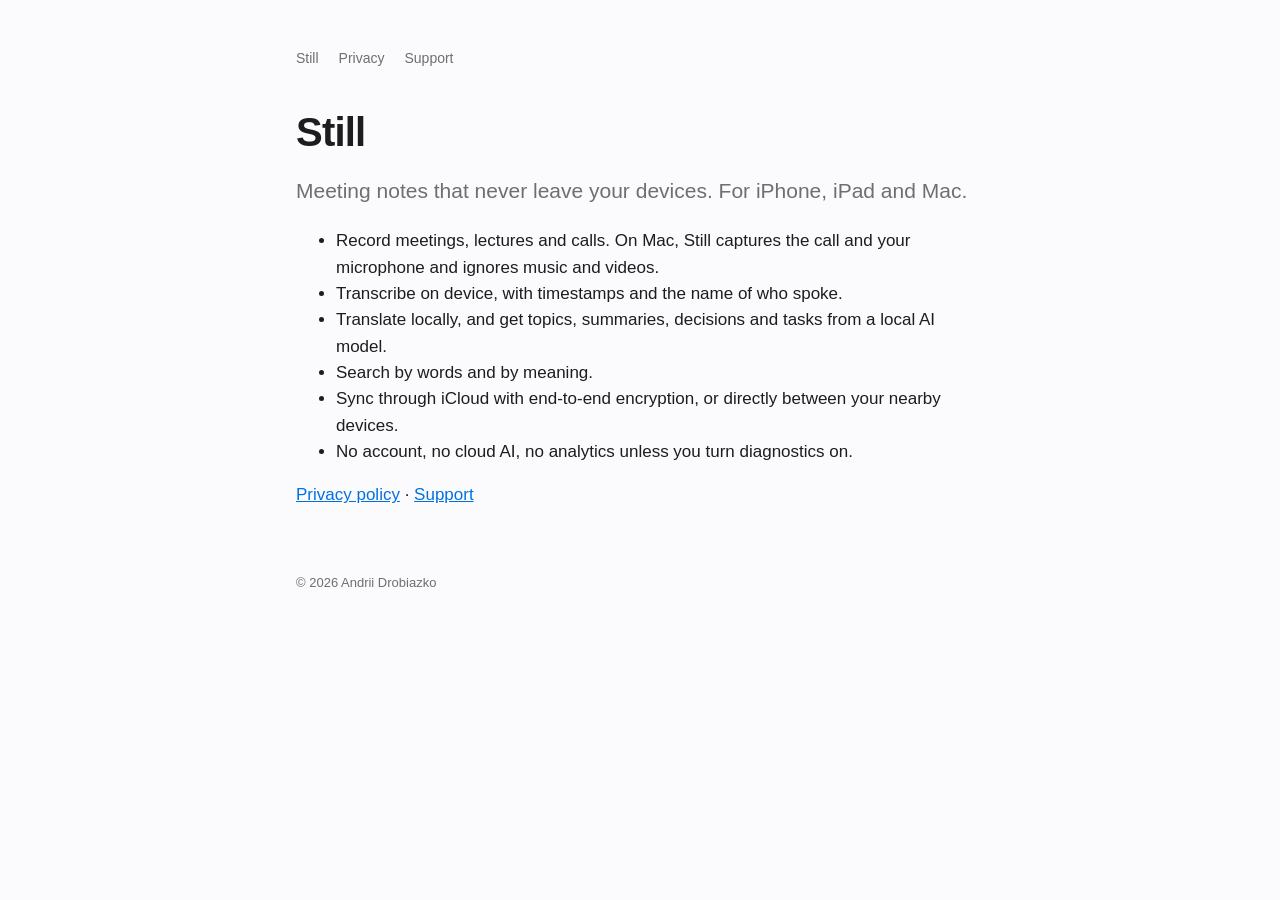
<file: index.html>
<!doctype html><html lang="en"><head><meta charset="utf-8"><meta name="viewport" content="width=device-width,initial-scale=1"><title>Still — private meeting notes</title><meta name="description" content="Offline meeting notes for iPhone, iPad and Mac. Records, transcribes and summarizes on your device."><link rel="stylesheet" href="style.css"></head><body><main><nav><a href="">Still</a><a href="privacy/">Privacy</a><a href="support/">Support</a></nav>
<h1>Still</h1>
<p class="lead">Meeting notes that never leave your devices. For iPhone, iPad and Mac.</p>
<ul>
<li>Record meetings, lectures and calls. On Mac, Still captures the call and your microphone and ignores music and videos.</li>
<li>Transcribe on device, with timestamps and the name of who spoke.</li>
<li>Translate locally, and get topics, summaries, decisions and tasks from a local AI model.</li>
<li>Search by words and by meaning.</li>
<li>Sync through iCloud with end-to-end encryption, or directly between your nearby devices.</li>
<li>No account, no cloud AI, no analytics unless you turn diagnostics on.</li>
</ul>
<p><a href="privacy/">Privacy policy</a> · <a href="support/">Support</a></p>
<footer>© 2026 Andrii Drobiazko</footer></main></body></html>
</file>
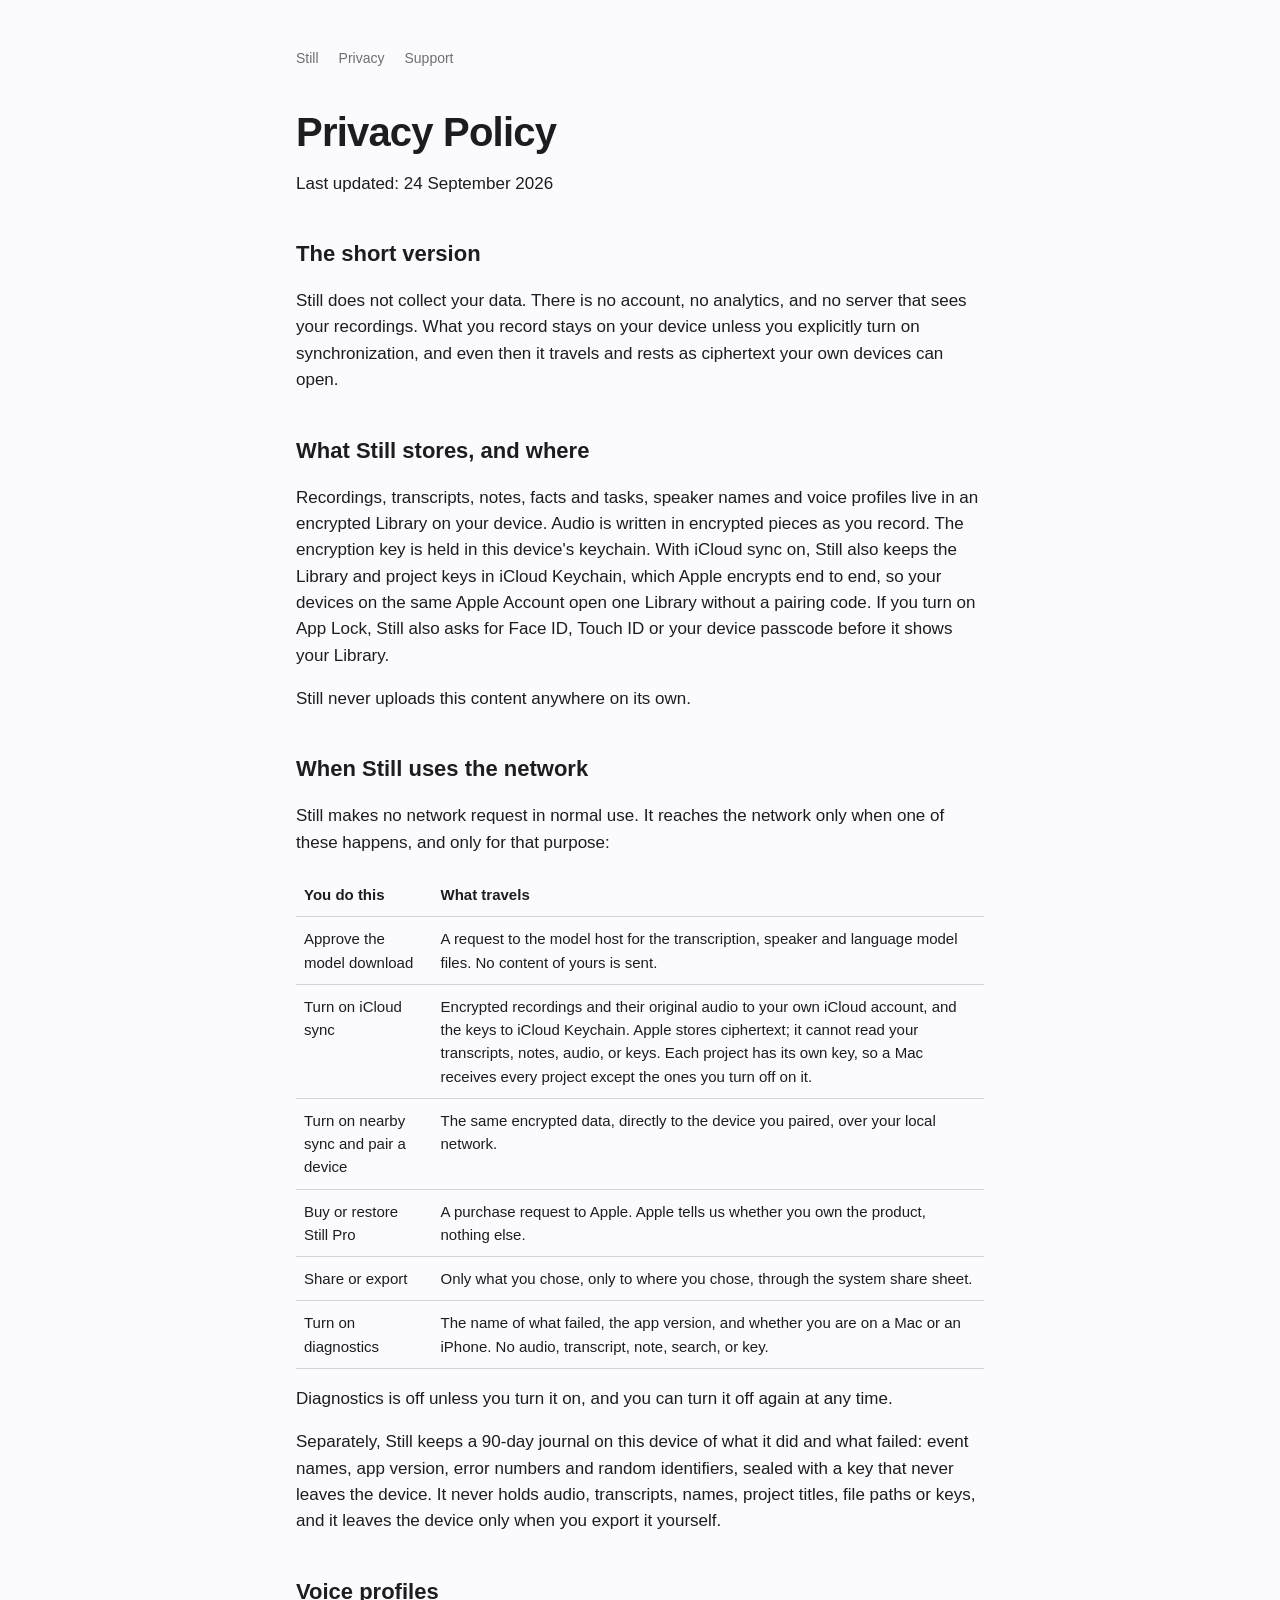
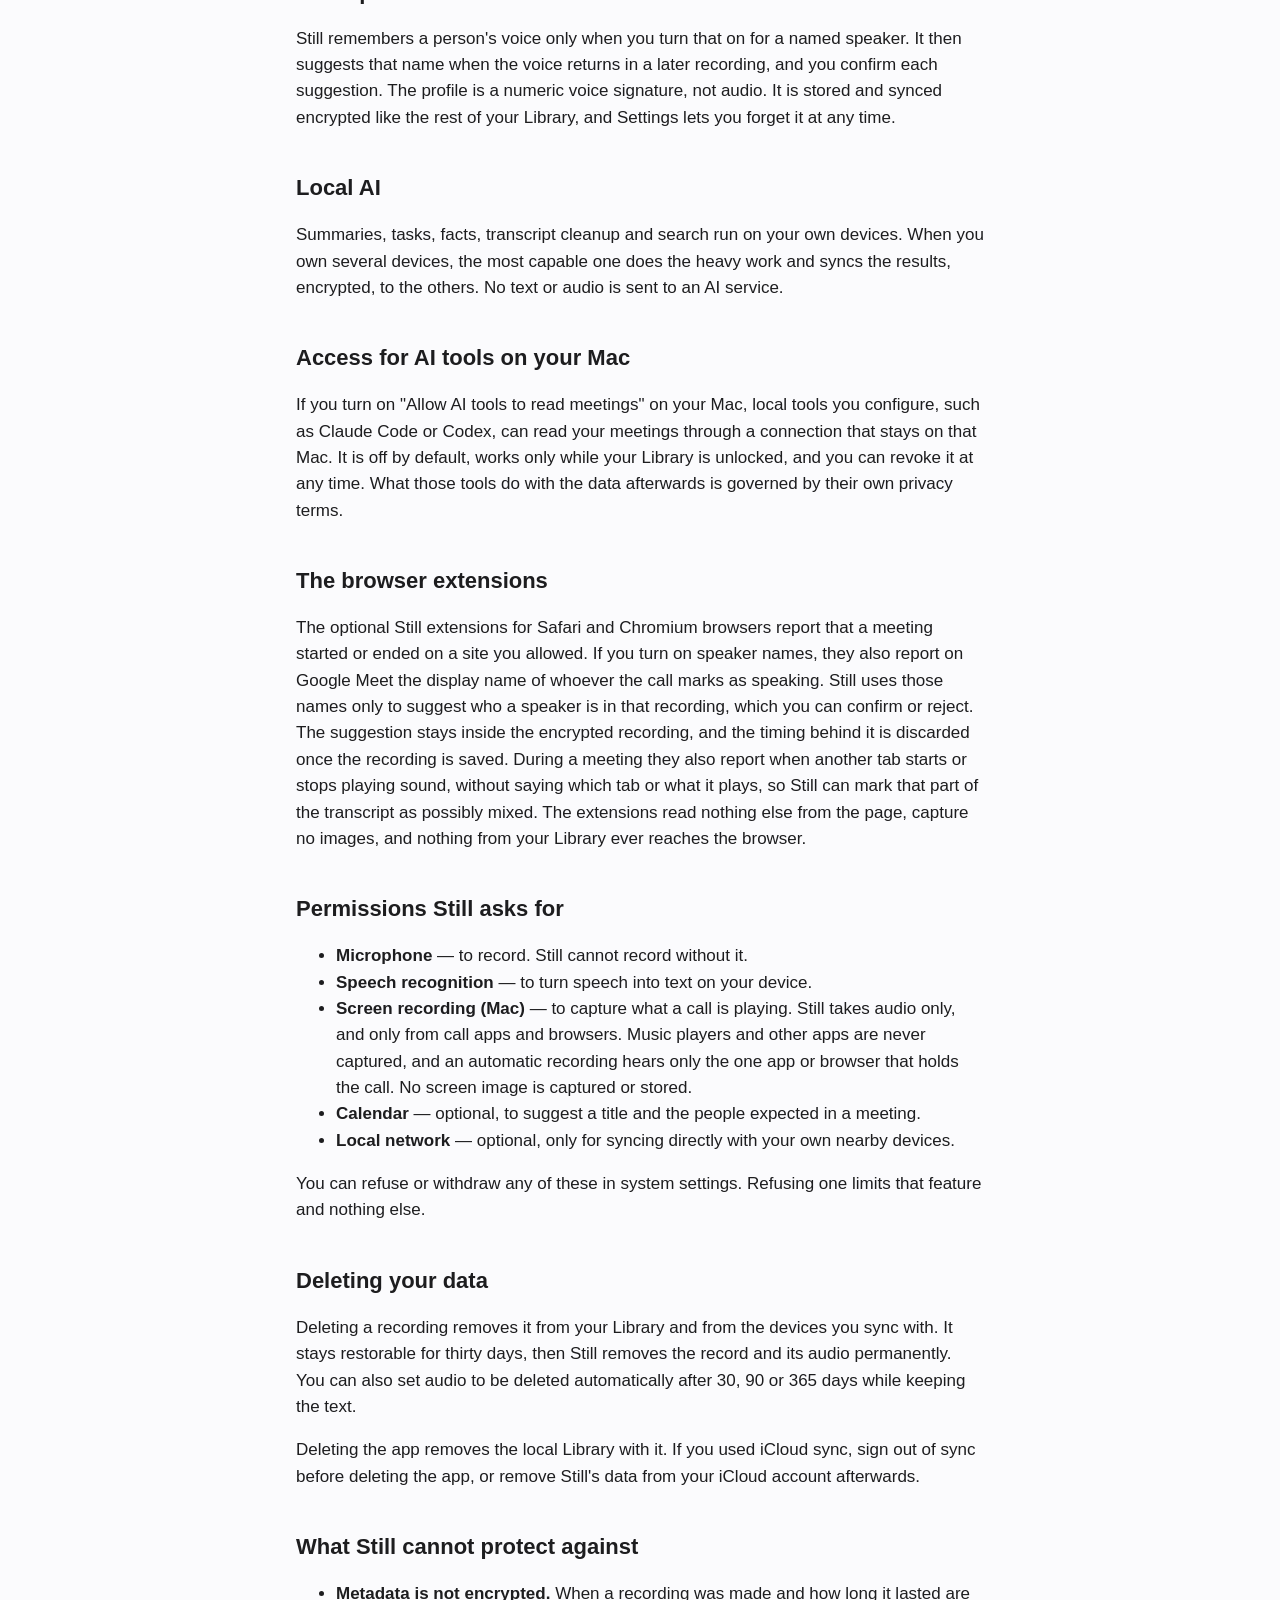
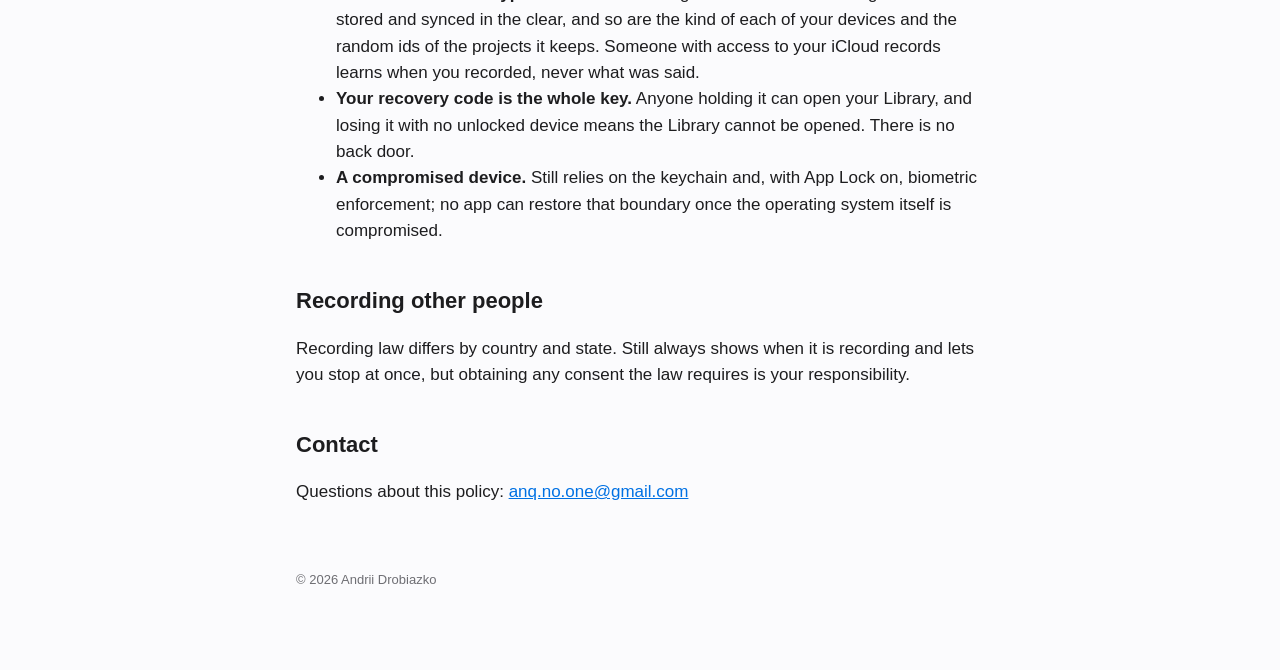
<file: privacy/index.html>
<!doctype html><html lang="en"><head><meta charset="utf-8"><meta name="viewport" content="width=device-width,initial-scale=1"><title>Still Privacy Policy</title><meta name="description" content="How Still handles your recordings: on device, encrypted, no account."><link rel="stylesheet" href="../style.css"></head><body><main><nav><a href="../">Still</a><a href="../privacy/">Privacy</a><a href="../support/">Support</a></nav>
<h1>Privacy Policy</h1>
<p>Last updated: 24 September 2026</p>
<h2>The short version</h2>
<p>Still does not collect your data. There is no account, no analytics, and no server that sees your recordings. What you record stays on your device unless you explicitly turn on synchronization, and even then it travels and rests as ciphertext your own devices can open.</p>
<h2>What Still stores, and where</h2>
<p>Recordings, transcripts, notes, facts and tasks, speaker names and voice profiles live in an encrypted Library on your device. Audio is written in encrypted pieces as you record. The encryption key is held in this device's keychain. With iCloud sync on, Still also keeps the Library and project keys in iCloud Keychain, which Apple encrypts end to end, so your devices on the same Apple Account open one Library without a pairing code. If you turn on App Lock, Still also asks for Face ID, Touch ID or your device passcode before it shows your Library.</p>
<p>Still never uploads this content anywhere on its own.</p>
<h2>When Still uses the network</h2>
<p>Still makes no network request in normal use. It reaches the network only when one of these happens, and only for that purpose:</p>
<table><thead><tr><th>You do this</th><th>What travels</th></tr></thead><tbody><tr><td>Approve the model download</td><td>A request to the model host for the transcription, speaker and language model files. No content of yours is sent.</td></tr><tr><td>Turn on iCloud sync</td><td>Encrypted recordings and their original audio to your own iCloud account, and the keys to iCloud Keychain. Apple stores ciphertext; it cannot read your transcripts, notes, audio, or keys. Each project has its own key, so a Mac receives every project except the ones you turn off on it.</td></tr><tr><td>Turn on nearby sync and pair a device</td><td>The same encrypted data, directly to the device you paired, over your local network.</td></tr><tr><td>Buy or restore Still Pro</td><td>A purchase request to Apple. Apple tells us whether you own the product, nothing else.</td></tr><tr><td>Share or export</td><td>Only what you chose, only to where you chose, through the system share sheet.</td></tr><tr><td>Turn on diagnostics</td><td>The name of what failed, the app version, and whether you are on a Mac or an iPhone. No audio, transcript, note, search, or key.</td></tr></tbody></table>
<p>Diagnostics is off unless you turn it on, and you can turn it off again at any time.</p>
<p>Separately, Still keeps a 90-day journal on this device of what it did and what failed: event names, app version, error numbers and random identifiers, sealed with a key that never leaves the device. It never holds audio, transcripts, names, project titles, file paths or keys, and it leaves the device only when you export it yourself.</p>
<h2>Voice profiles</h2>
<p>Still remembers a person's voice only when you turn that on for a named speaker. It then suggests that name when the voice returns in a later recording, and you confirm each suggestion. The profile is a numeric voice signature, not audio. It is stored and synced encrypted like the rest of your Library, and Settings lets you forget it at any time.</p>
<h2>Local AI</h2>
<p>Summaries, tasks, facts, transcript cleanup and search run on your own devices. When you own several devices, the most capable one does the heavy work and syncs the results, encrypted, to the others. No text or audio is sent to an AI service.</p>
<h2>Access for AI tools on your Mac</h2>
<p>If you turn on "Allow AI tools to read meetings" on your Mac, local tools you configure, such as Claude Code or Codex, can read your meetings through a connection that stays on that Mac. It is off by default, works only while your Library is unlocked, and you can revoke it at any time. What those tools do with the data afterwards is governed by their own privacy terms.</p>
<h2>The browser extensions</h2>
<p>The optional Still extensions for Safari and Chromium browsers report that a meeting started or ended on a site you allowed. If you turn on speaker names, they also report on Google Meet the display name of whoever the call marks as speaking. Still uses those names only to suggest who a speaker is in that recording, which you can confirm or reject. The suggestion stays inside the encrypted recording, and the timing behind it is discarded once the recording is saved. During a meeting they also report when another tab starts or stops playing sound, without saying which tab or what it plays, so Still can mark that part of the transcript as possibly mixed. The extensions read nothing else from the page, capture no images, and nothing from your Library ever reaches the browser.</p>
<h2>Permissions Still asks for</h2>
<ul><li><strong>Microphone</strong> — to record. Still cannot record without it.</li><li><strong>Speech recognition</strong> — to turn speech into text on your device.</li><li><strong>Screen recording (Mac)</strong> — to capture what a call is playing. Still takes audio only, and only from call apps and browsers. Music players and other apps are never captured, and an automatic recording hears only the one app or browser that holds the call. No screen image is captured or stored.</li><li><strong>Calendar</strong> — optional, to suggest a title and the people expected in a meeting.</li><li><strong>Local network</strong> — optional, only for syncing directly with your own nearby devices.</li></ul>
<p>You can refuse or withdraw any of these in system settings. Refusing one limits that feature and nothing else.</p>
<h2>Deleting your data</h2>
<p>Deleting a recording removes it from your Library and from the devices you sync with. It stays restorable for thirty days, then Still removes the record and its audio permanently. You can also set audio to be deleted automatically after 30, 90 or 365 days while keeping the text.</p>
<p>Deleting the app removes the local Library with it. If you used iCloud sync, sign out of sync before deleting the app, or remove Still's data from your iCloud account afterwards.</p>
<h2>What Still cannot protect against</h2>
<ul><li><strong>Metadata is not encrypted.</strong> When a recording was made and how long it lasted are stored and synced in the clear, and so are the kind of each of your devices and the random ids of the projects it keeps. Someone with access to your iCloud records learns when you recorded, never what was said.</li><li><strong>Your recovery code is the whole key.</strong> Anyone holding it can open your Library, and losing it with no unlocked device means the Library cannot be opened. There is no back door.</li><li><strong>A compromised device.</strong> Still relies on the keychain and, with App Lock on, biometric enforcement; no app can restore that boundary once the operating system itself is compromised.</li></ul>
<h2>Recording other people</h2>
<p>Recording law differs by country and state. Still always shows when it is recording and lets you stop at once, but obtaining any consent the law requires is your responsibility.</p>
<h2>Contact</h2>
<p>Questions about this policy: <a href="mailto:anq.no.one@gmail.com">anq.no.one@gmail.com</a></p><footer>© 2026 Andrii Drobiazko</footer></main></body></html>
</file>
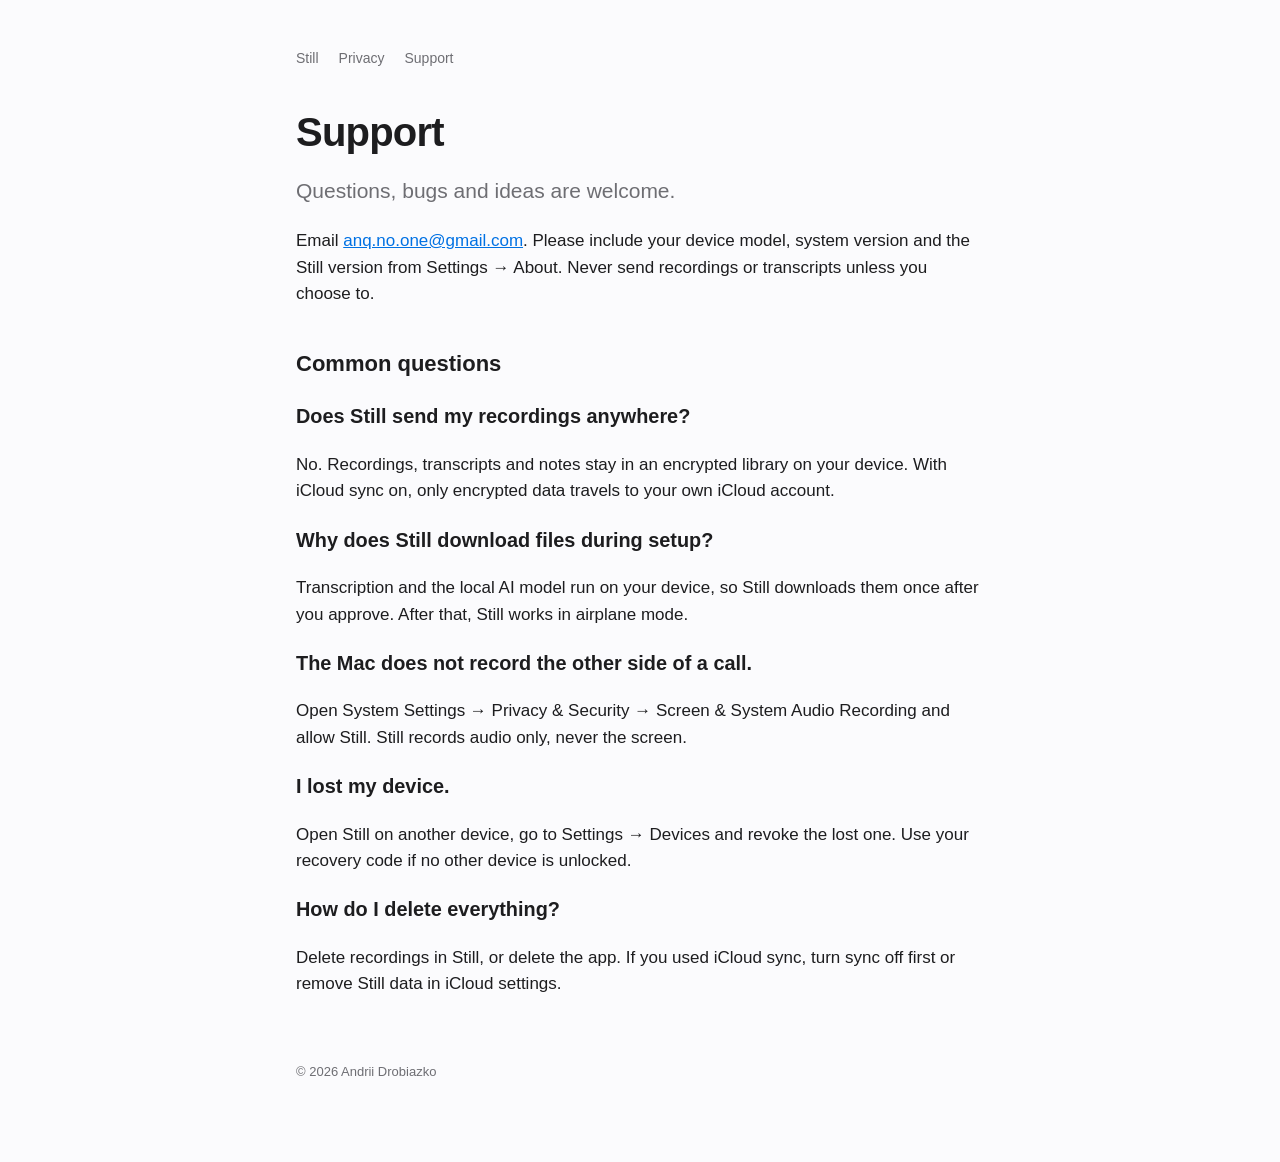
<file: support/index.html>
<!doctype html><html lang="en"><head><meta charset="utf-8"><meta name="viewport" content="width=device-width,initial-scale=1"><title>Still Support</title><meta name="description" content="Get help with Still for iPhone, iPad and Mac."><link rel="stylesheet" href="../style.css"></head><body><main><nav><a href="../">Still</a><a href="../privacy/">Privacy</a><a href="../support/">Support</a></nav>
<h1>Support</h1>
<p class="lead">Questions, bugs and ideas are welcome.</p>
<p>Email <a href="mailto:anq.no.one@gmail.com?subject=Still%20support">anq.no.one@gmail.com</a>. Please include your device model, system version and the Still version from Settings → About. Never send recordings or transcripts unless you choose to.</p>
<h2>Common questions</h2>
<h3>Does Still send my recordings anywhere?</h3>
<p>No. Recordings, transcripts and notes stay in an encrypted library on your device. With iCloud sync on, only encrypted data travels to your own iCloud account.</p>
<h3>Why does Still download files during setup?</h3>
<p>Transcription and the local AI model run on your device, so Still downloads them once after you approve. After that, Still works in airplane mode.</p>
<h3>The Mac does not record the other side of a call.</h3>
<p>Open System Settings → Privacy &amp; Security → Screen &amp; System Audio Recording and allow Still. Still records audio only, never the screen.</p>
<h3>I lost my device.</h3>
<p>Open Still on another device, go to Settings → Devices and revoke the lost one. Use your recovery code if no other device is unlocked.</p>
<h3>How do I delete everything?</h3>
<p>Delete recordings in Still, or delete the app. If you used iCloud sync, turn sync off first or remove Still data in iCloud settings.</p>
<footer>© 2026 Andrii Drobiazko</footer></main></body></html>
</file>
<file: style.css>
:root{--bg:#fbfbfd;--fg:#1d1d1f;--muted:#6e6e73;--line:#d2d2d7;--accent:#0071e3}
@media (prefers-color-scheme:dark){:root{--bg:#000;--fg:#f5f5f7;--muted:#a1a1a6;--line:#424245;--accent:#2997ff}}
*{box-sizing:border-box}
body{margin:0;background:var(--bg);color:var(--fg);font:17px/1.55 -apple-system,BlinkMacSystemFont,"SF Pro Text","Helvetica Neue",sans-serif}
main{max-width:720px;margin:0 auto;padding:48px 16px 80px}
nav{display:flex;gap:20px;font-size:14px;margin-bottom:40px}
nav a{color:var(--muted);text-decoration:none}nav a:hover{color:var(--fg)}
h1{font-size:40px;line-height:1.1;margin:0 0 12px;letter-spacing:-.02em}
h2{font-size:22px;margin:40px 0 8px}
p,li{color:var(--fg)}.lead{font-size:21px;color:var(--muted)}
a{color:var(--accent)}
table{width:100%;border-collapse:collapse;font-size:15px;margin:12px 0}
th,td{text-align:left;vertical-align:top;padding:10px 8px;border-bottom:1px solid var(--line)}
.small{font-size:14px;color:var(--muted)}
footer{margin-top:64px;font-size:13px;color:var(--muted)}
</file>
